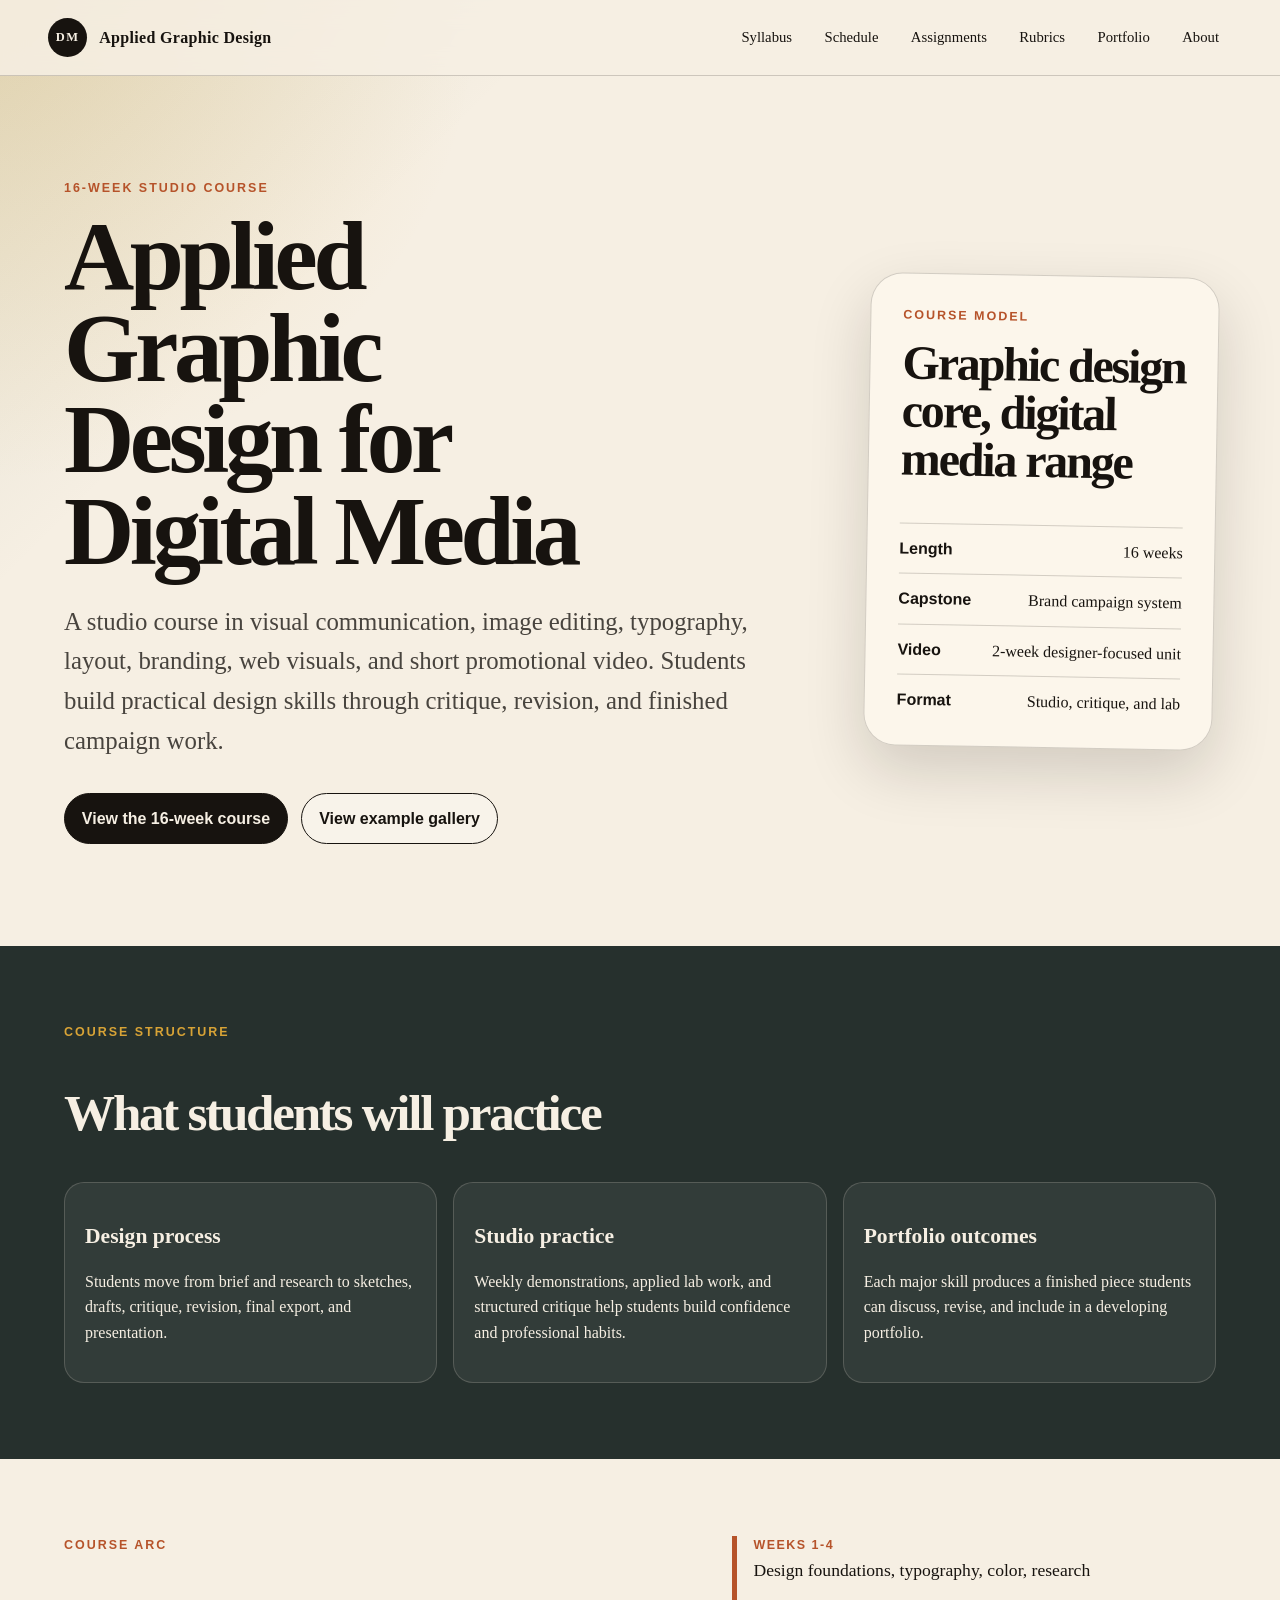
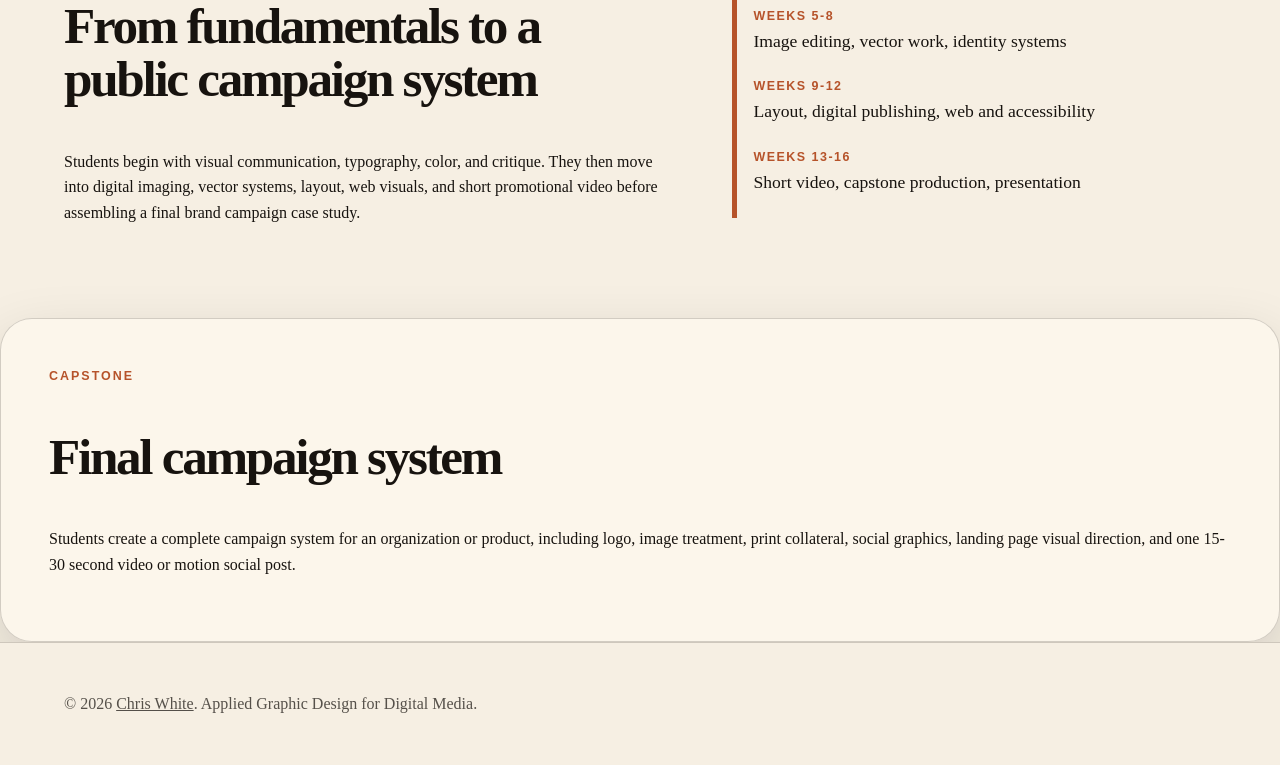
<file: index.html>
<!doctype html>
<html lang="en">
<head>
  <meta charset="utf-8">
  <meta name="viewport" content="width=device-width, initial-scale=1">
  <title>Applied Graphic Design for Digital Media</title>
  <meta name="description" content="A 16-week graphic design and digital media course focused on professional visual communication.">
  <link rel="stylesheet" href="assets/css/styles.css">
</head>
<body>
  <header class="site-header">
    <a class="brand" href="index.html">
      <span class="brand-mark">DM</span>
      <span>Applied Graphic Design</span>
    </a>
    <nav class="site-nav" aria-label="Primary navigation">
      <a href="syllabus.html">Syllabus</a>
      <a href="schedule.html">Schedule</a>
      <a href="assignments.html">Assignments</a>
      <a href="rubrics.html">Rubrics</a>
      <a href="portfolio.html">Portfolio</a>
      <a href="about.html">About</a>
    </nav>
  </header>

  <main>
    <section class="hero">
      <div class="hero-copy">
        <p class="eyebrow">16-week studio course</p>
        <h1>Applied Graphic Design for Digital Media</h1>
        <p class="lede">A studio course in visual communication, image editing, typography, layout, branding, web visuals, and short promotional video. Students build practical design skills through critique, revision, and finished campaign work.</p>
        <div class="button-row">
          <a class="button primary" href="schedule.html">View the 16-week course</a>
          <a class="button secondary" href="portfolio.html">View example gallery</a>
        </div>
      </div>
      <aside class="hero-card" aria-label="Course snapshot">
        <p class="card-kicker">Course model</p>
        <h2>Graphic design core, digital media range</h2>
        <dl class="snapshot">
          <div><dt>Length</dt><dd>16 weeks</dd></div>
          <div><dt>Capstone</dt><dd>Brand campaign system</dd></div>
          <div><dt>Video</dt><dd>2-week designer-focused unit</dd></div>
          <div><dt>Format</dt><dd>Studio, critique, and lab</dd></div>
        </dl>
      </aside>
    </section>

    <section class="band">
      <div>
        <p class="eyebrow">Course structure</p>
        <h2>What students will practice</h2>
      </div>
      <div class="three-grid">
        <article class="feature">
          <h3>Design process</h3>
          <p>Students move from brief and research to sketches, drafts, critique, revision, final export, and presentation.</p>
        </article>
        <article class="feature">
          <h3>Studio practice</h3>
          <p>Weekly demonstrations, applied lab work, and structured critique help students build confidence and professional habits.</p>
        </article>
        <article class="feature">
          <h3>Portfolio outcomes</h3>
          <p>Each major skill produces a finished piece students can discuss, revise, and include in a developing portfolio.</p>
        </article>
      </div>
    </section>

    <section class="section two-column">
      <div>
        <p class="eyebrow">Course arc</p>
        <h2>From fundamentals to a public campaign system</h2>
        <p>Students begin with visual communication, typography, color, and critique. They then move into digital imaging, vector systems, layout, web visuals, and short promotional video before assembling a final brand campaign case study.</p>
      </div>
      <ol class="timeline compact">
        <li><span>Weeks 1-4</span>Design foundations, typography, color, research</li>
        <li><span>Weeks 5-8</span>Image editing, vector work, identity systems</li>
        <li><span>Weeks 9-12</span>Layout, digital publishing, web and accessibility</li>
        <li><span>Weeks 13-16</span>Short video, capstone production, presentation</li>
      </ol>
    </section>

    <section class="section callout">
      <p class="eyebrow">Capstone</p>
      <h2>Final campaign system</h2>
      <p>Students create a complete campaign system for an organization or product, including logo, image treatment, print collateral, social graphics, landing page visual direction, and one 15-30 second video or motion social post.</p>
    </section>
  </main>

  <footer class="site-footer">
    <p>&copy; 2026 <a href="https://firstnormalform.com/">Chris White</a>. Applied Graphic Design for Digital Media.</p>
  </footer>
</body>
</html>
</file>
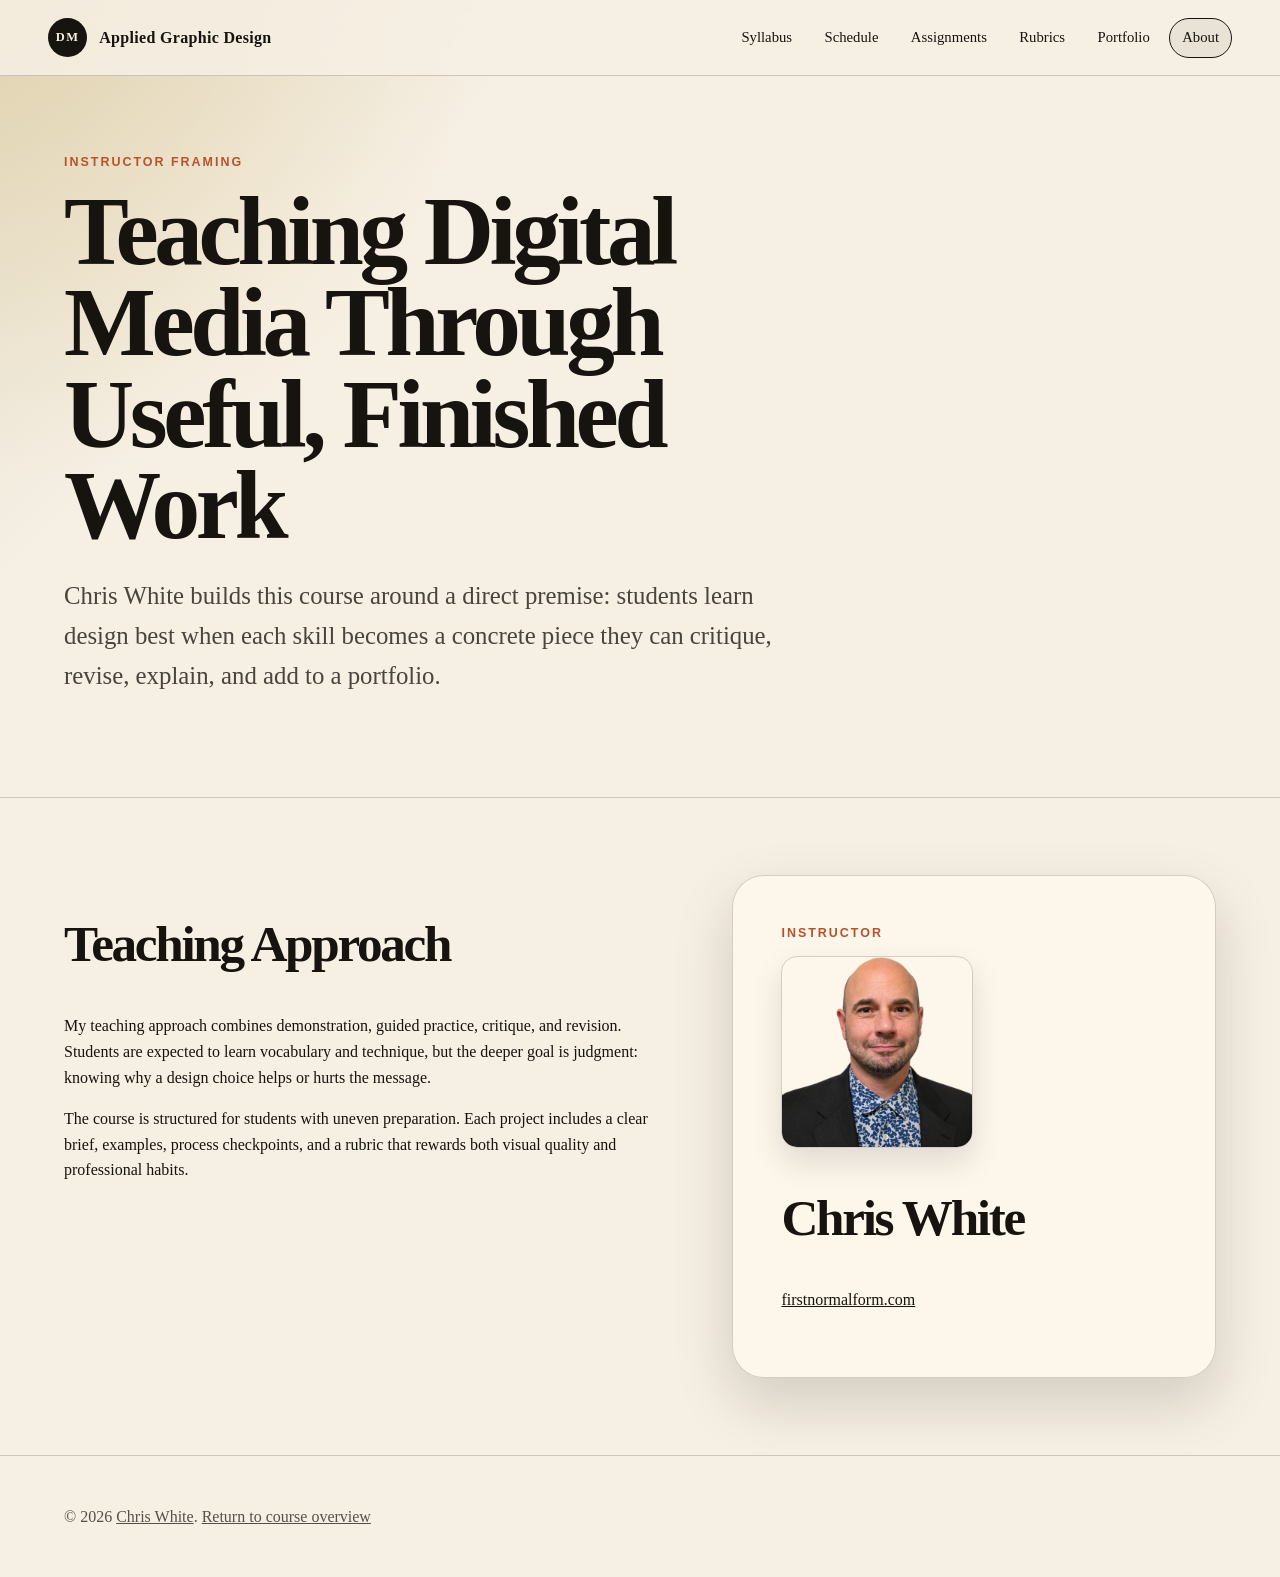
<file: about.html>
<!doctype html>
<html lang="en">
<head>
  <meta charset="utf-8">
  <meta name="viewport" content="width=device-width, initial-scale=1">
  <title>About | Applied Graphic Design for Digital Media</title>
  <meta name="description" content="Instructor statement and teaching philosophy for an applied graphic design course.">
  <link rel="stylesheet" href="assets/css/styles.css">
</head>
<body>
  <header class="site-header">
    <a class="brand" href="index.html"><span class="brand-mark">DM</span><span>Applied Graphic Design</span></a>
    <nav class="site-nav" aria-label="Primary navigation">
      <a href="syllabus.html">Syllabus</a>
      <a href="schedule.html">Schedule</a>
      <a href="assignments.html">Assignments</a>
      <a href="rubrics.html">Rubrics</a>
      <a href="portfolio.html">Portfolio</a>
      <a href="about.html" aria-current="page">About</a>
    </nav>
  </header>

  <main class="page">
    <section class="page-intro">
      <p class="eyebrow">Instructor framing</p>
      <h1>Teaching Digital Media Through Useful, Finished Work</h1>
      <p class="lede">Chris White builds this course around a direct premise: students learn design best when each skill becomes a concrete piece they can critique, revise, explain, and add to a portfolio.</p>
    </section>

    <section class="section two-column">
      <div>
        <h2>Teaching Approach</h2>
        <p>My teaching approach combines demonstration, guided practice, critique, and revision. Students are expected to learn vocabulary and technique, but the deeper goal is judgment: knowing why a design choice helps or hurts the message.</p>
        <p>The course is structured for students with uneven preparation. Each project includes a clear brief, examples, process checkpoints, and a rubric that rewards both visual quality and professional habits.</p>
      </div>
      <aside class="info-panel">
        <p class="eyebrow">Instructor</p>
        <img class="instructor-photo" src="assets/img/linkedin3small.png" alt="Portrait of Chris White">
        <h2>Chris White</h2>
        <p><a href="https://firstnormalform.com/">firstnormalform.com</a></p>
      </aside>
    </section>
  </main>

  <footer class="site-footer"><p>&copy; 2026 <a href="https://firstnormalform.com/">Chris White</a>. <a href="index.html">Return to course overview</a></p></footer>
</body>
</html>
</file>
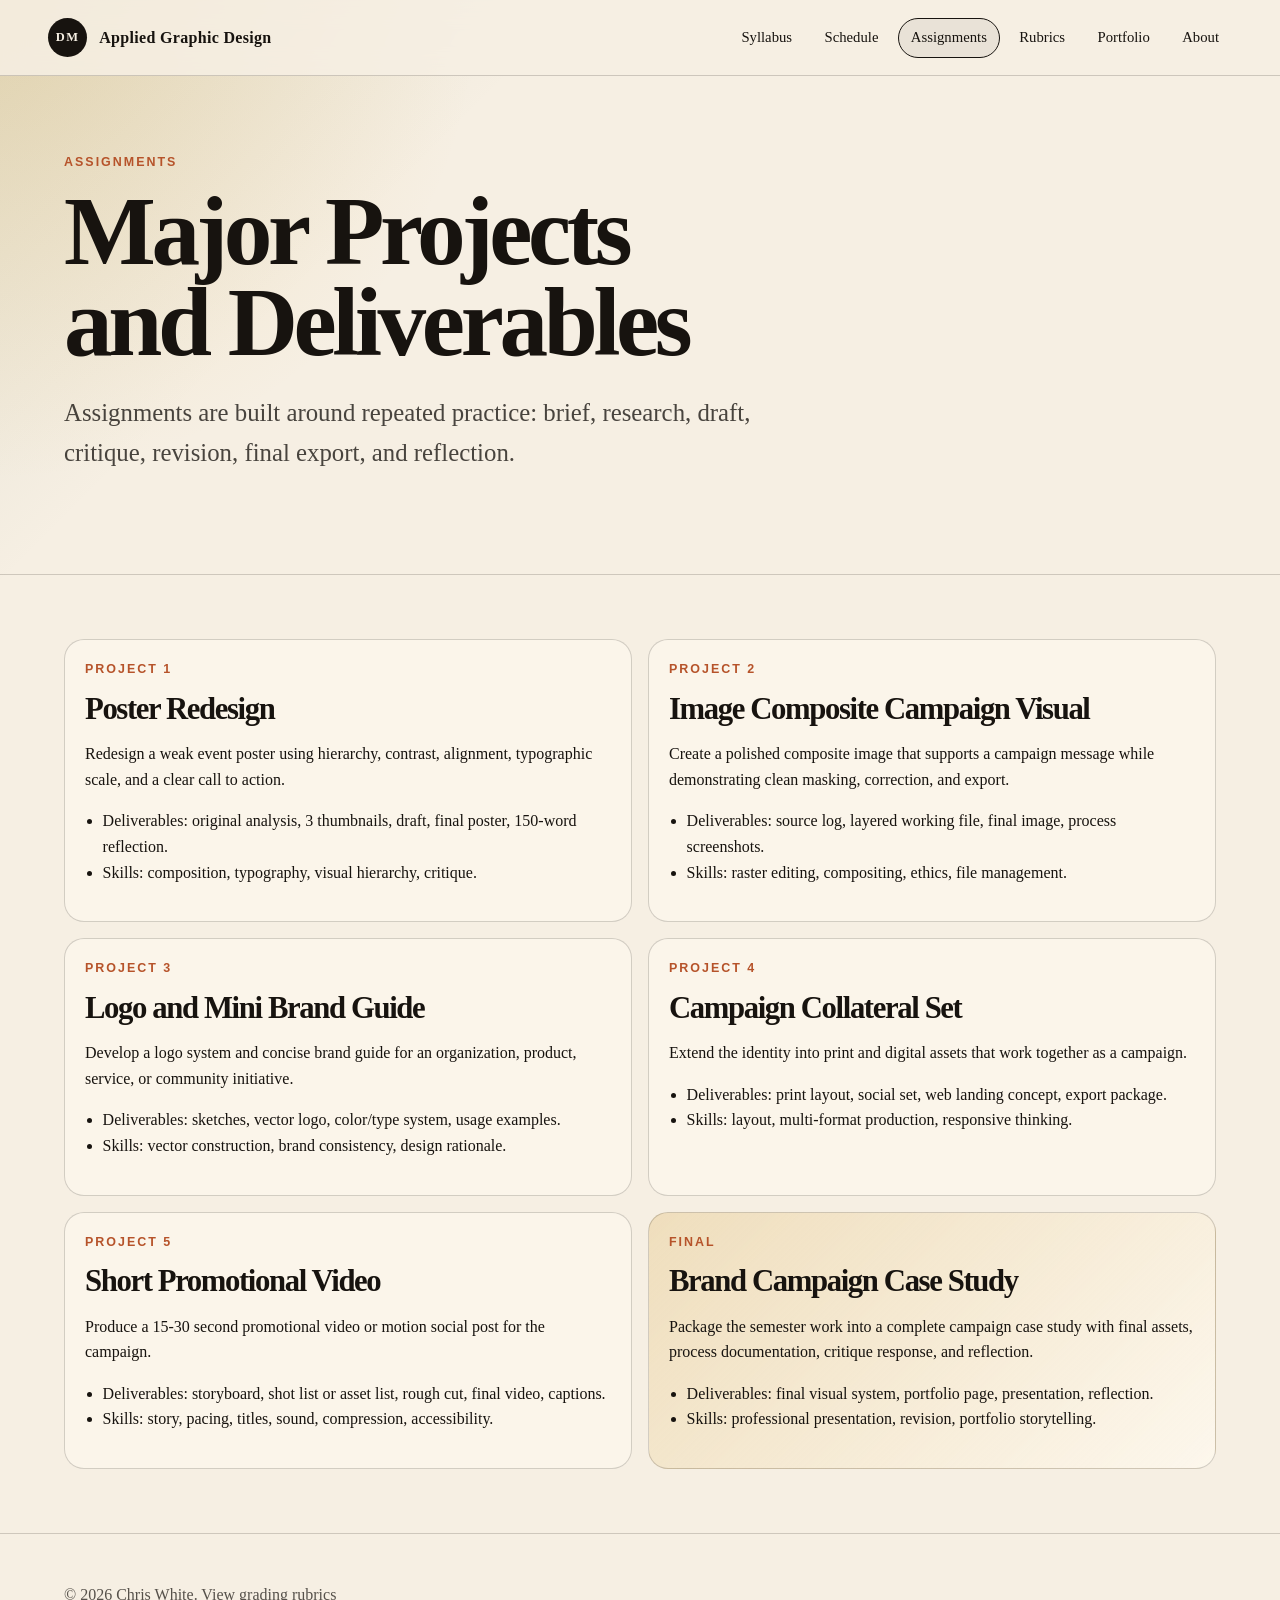
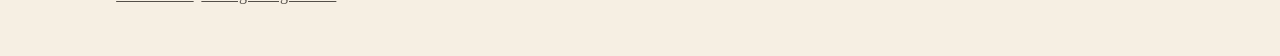
<file: assignments.html>
<!doctype html>
<html lang="en">
<head>
  <meta charset="utf-8">
  <meta name="viewport" content="width=device-width, initial-scale=1">
  <title>Assignments | Applied Graphic Design for Digital Media</title>
  <meta name="description" content="Major assignments for a 16-week applied graphic design course.">
  <link rel="stylesheet" href="assets/css/styles.css">
</head>
<body>
  <header class="site-header">
    <a class="brand" href="index.html"><span class="brand-mark">DM</span><span>Applied Graphic Design</span></a>
    <nav class="site-nav" aria-label="Primary navigation">
      <a href="syllabus.html">Syllabus</a>
      <a href="schedule.html">Schedule</a>
      <a href="assignments.html" aria-current="page">Assignments</a>
      <a href="rubrics.html">Rubrics</a>
      <a href="portfolio.html">Portfolio</a>
      <a href="about.html">About</a>
    </nav>
  </header>

  <main class="page">
    <section class="page-intro">
      <p class="eyebrow">Assignments</p>
      <h1>Major Projects and Deliverables</h1>
      <p class="lede">Assignments are built around repeated practice: brief, research, draft, critique, revision, final export, and reflection.</p>
    </section>

    <section class="assignment-list">
      <article class="assignment">
        <p class="eyebrow">Project 1</p>
        <h2>Poster Redesign</h2>
        <p>Redesign a weak event poster using hierarchy, contrast, alignment, typographic scale, and a clear call to action.</p>
        <ul><li>Deliverables: original analysis, 3 thumbnails, draft, final poster, 150-word reflection.</li><li>Skills: composition, typography, visual hierarchy, critique.</li></ul>
      </article>
      <article class="assignment">
        <p class="eyebrow">Project 2</p>
        <h2>Image Composite Campaign Visual</h2>
        <p>Create a polished composite image that supports a campaign message while demonstrating clean masking, correction, and export.</p>
        <ul><li>Deliverables: source log, layered working file, final image, process screenshots.</li><li>Skills: raster editing, compositing, ethics, file management.</li></ul>
      </article>
      <article class="assignment">
        <p class="eyebrow">Project 3</p>
        <h2>Logo and Mini Brand Guide</h2>
        <p>Develop a logo system and concise brand guide for an organization, product, service, or community initiative.</p>
        <ul><li>Deliverables: sketches, vector logo, color/type system, usage examples.</li><li>Skills: vector construction, brand consistency, design rationale.</li></ul>
      </article>
      <article class="assignment">
        <p class="eyebrow">Project 4</p>
        <h2>Campaign Collateral Set</h2>
        <p>Extend the identity into print and digital assets that work together as a campaign.</p>
        <ul><li>Deliverables: print layout, social set, web landing concept, export package.</li><li>Skills: layout, multi-format production, responsive thinking.</li></ul>
      </article>
      <article class="assignment">
        <p class="eyebrow">Project 5</p>
        <h2>Short Promotional Video</h2>
        <p>Produce a 15-30 second promotional video or motion social post for the campaign.</p>
        <ul><li>Deliverables: storyboard, shot list or asset list, rough cut, final video, captions.</li><li>Skills: story, pacing, titles, sound, compression, accessibility.</li></ul>
      </article>
      <article class="assignment featured">
        <p class="eyebrow">Final</p>
        <h2>Brand Campaign Case Study</h2>
        <p>Package the semester work into a complete campaign case study with final assets, process documentation, critique response, and reflection.</p>
        <ul><li>Deliverables: final visual system, portfolio page, presentation, reflection.</li><li>Skills: professional presentation, revision, portfolio storytelling.</li></ul>
      </article>
    </section>
  </main>

  <footer class="site-footer"><p>&copy; 2026 <a href="https://firstnormalform.com/">Chris White</a>. <a href="rubrics.html">View grading rubrics</a></p></footer>
</body>
</html>
</file>
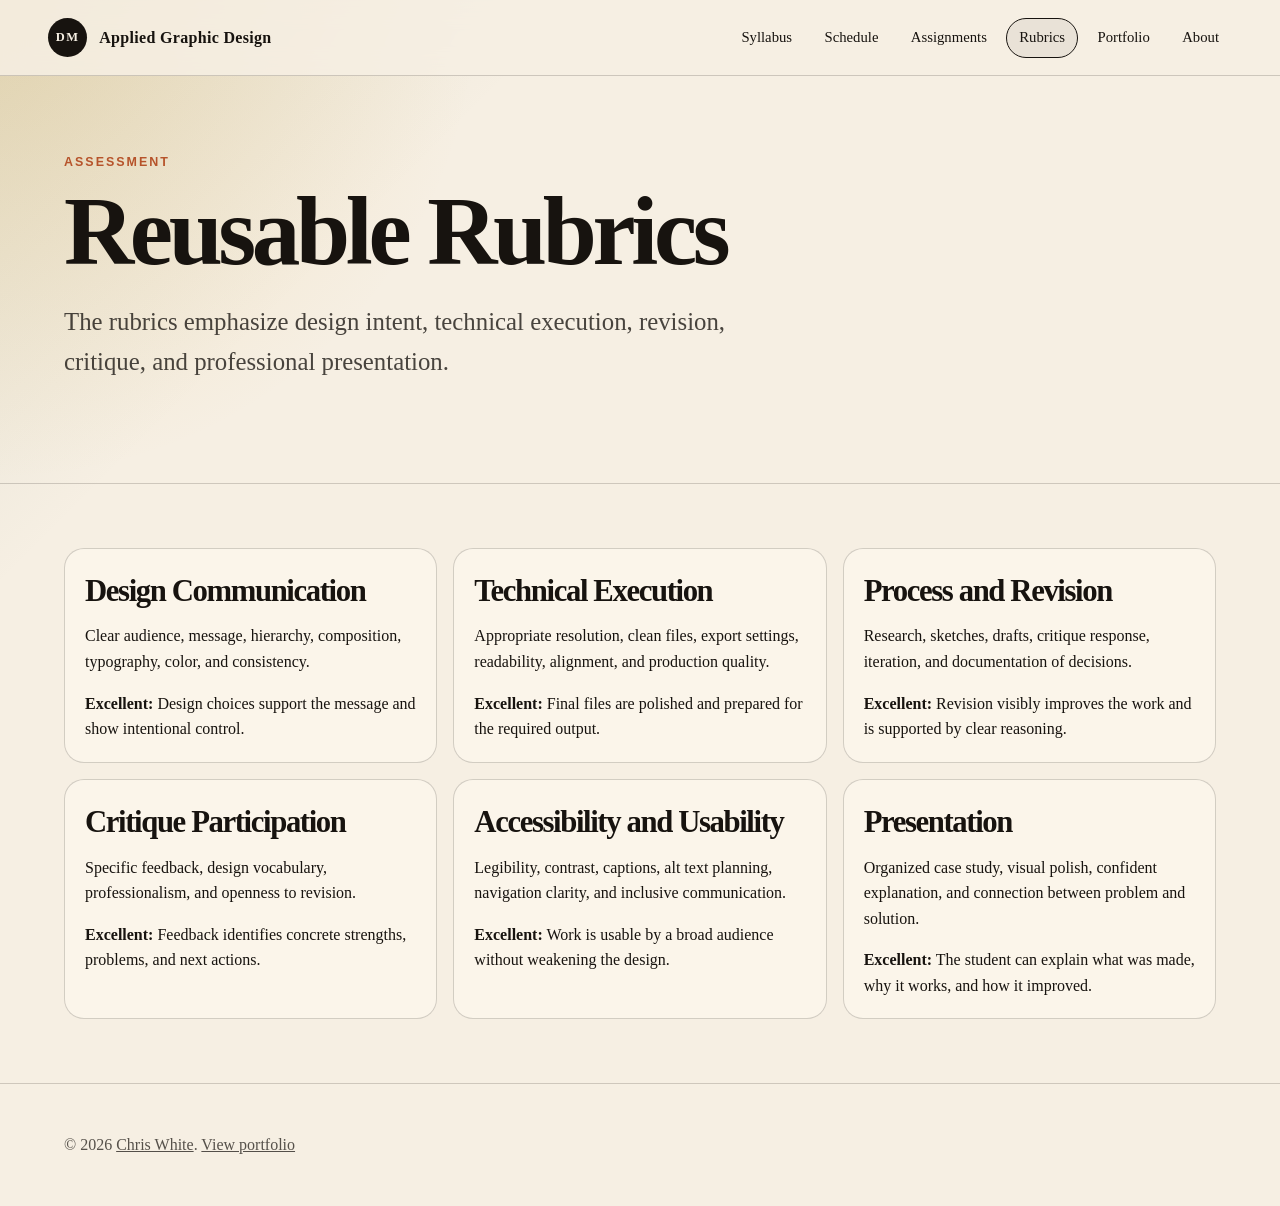
<file: rubrics.html>
<!doctype html>
<html lang="en">
<head>
  <meta charset="utf-8">
  <meta name="viewport" content="width=device-width, initial-scale=1">
  <title>Rubrics | Applied Graphic Design for Digital Media</title>
  <meta name="description" content="Rubrics for design, process, technical execution, critique, and presentation.">
  <link rel="stylesheet" href="assets/css/styles.css">
</head>
<body>
  <header class="site-header">
    <a class="brand" href="index.html"><span class="brand-mark">DM</span><span>Applied Graphic Design</span></a>
    <nav class="site-nav" aria-label="Primary navigation">
      <a href="syllabus.html">Syllabus</a>
      <a href="schedule.html">Schedule</a>
      <a href="assignments.html">Assignments</a>
      <a href="rubrics.html" aria-current="page">Rubrics</a>
      <a href="portfolio.html">Portfolio</a>
      <a href="about.html">About</a>
    </nav>
  </header>

  <main class="page">
    <section class="page-intro">
      <p class="eyebrow">Assessment</p>
      <h1>Reusable Rubrics</h1>
      <p class="lede">The rubrics emphasize design intent, technical execution, revision, critique, and professional presentation.</p>
    </section>

    <section class="rubric-grid">
      <article class="rubric"><h2>Design Communication</h2><p>Clear audience, message, hierarchy, composition, typography, color, and consistency.</p><strong>Excellent:</strong> Design choices support the message and show intentional control.</article>
      <article class="rubric"><h2>Technical Execution</h2><p>Appropriate resolution, clean files, export settings, readability, alignment, and production quality.</p><strong>Excellent:</strong> Final files are polished and prepared for the required output.</article>
      <article class="rubric"><h2>Process and Revision</h2><p>Research, sketches, drafts, critique response, iteration, and documentation of decisions.</p><strong>Excellent:</strong> Revision visibly improves the work and is supported by clear reasoning.</article>
      <article class="rubric"><h2>Critique Participation</h2><p>Specific feedback, design vocabulary, professionalism, and openness to revision.</p><strong>Excellent:</strong> Feedback identifies concrete strengths, problems, and next actions.</article>
      <article class="rubric"><h2>Accessibility and Usability</h2><p>Legibility, contrast, captions, alt text planning, navigation clarity, and inclusive communication.</p><strong>Excellent:</strong> Work is usable by a broad audience without weakening the design.</article>
      <article class="rubric"><h2>Presentation</h2><p>Organized case study, visual polish, confident explanation, and connection between problem and solution.</p><strong>Excellent:</strong> The student can explain what was made, why it works, and how it improved.</article>
    </section>
  </main>

  <footer class="site-footer"><p>&copy; 2026 <a href="https://firstnormalform.com/">Chris White</a>. <a href="portfolio.html">View portfolio</a></p></footer>
</body>
</html>
</file>
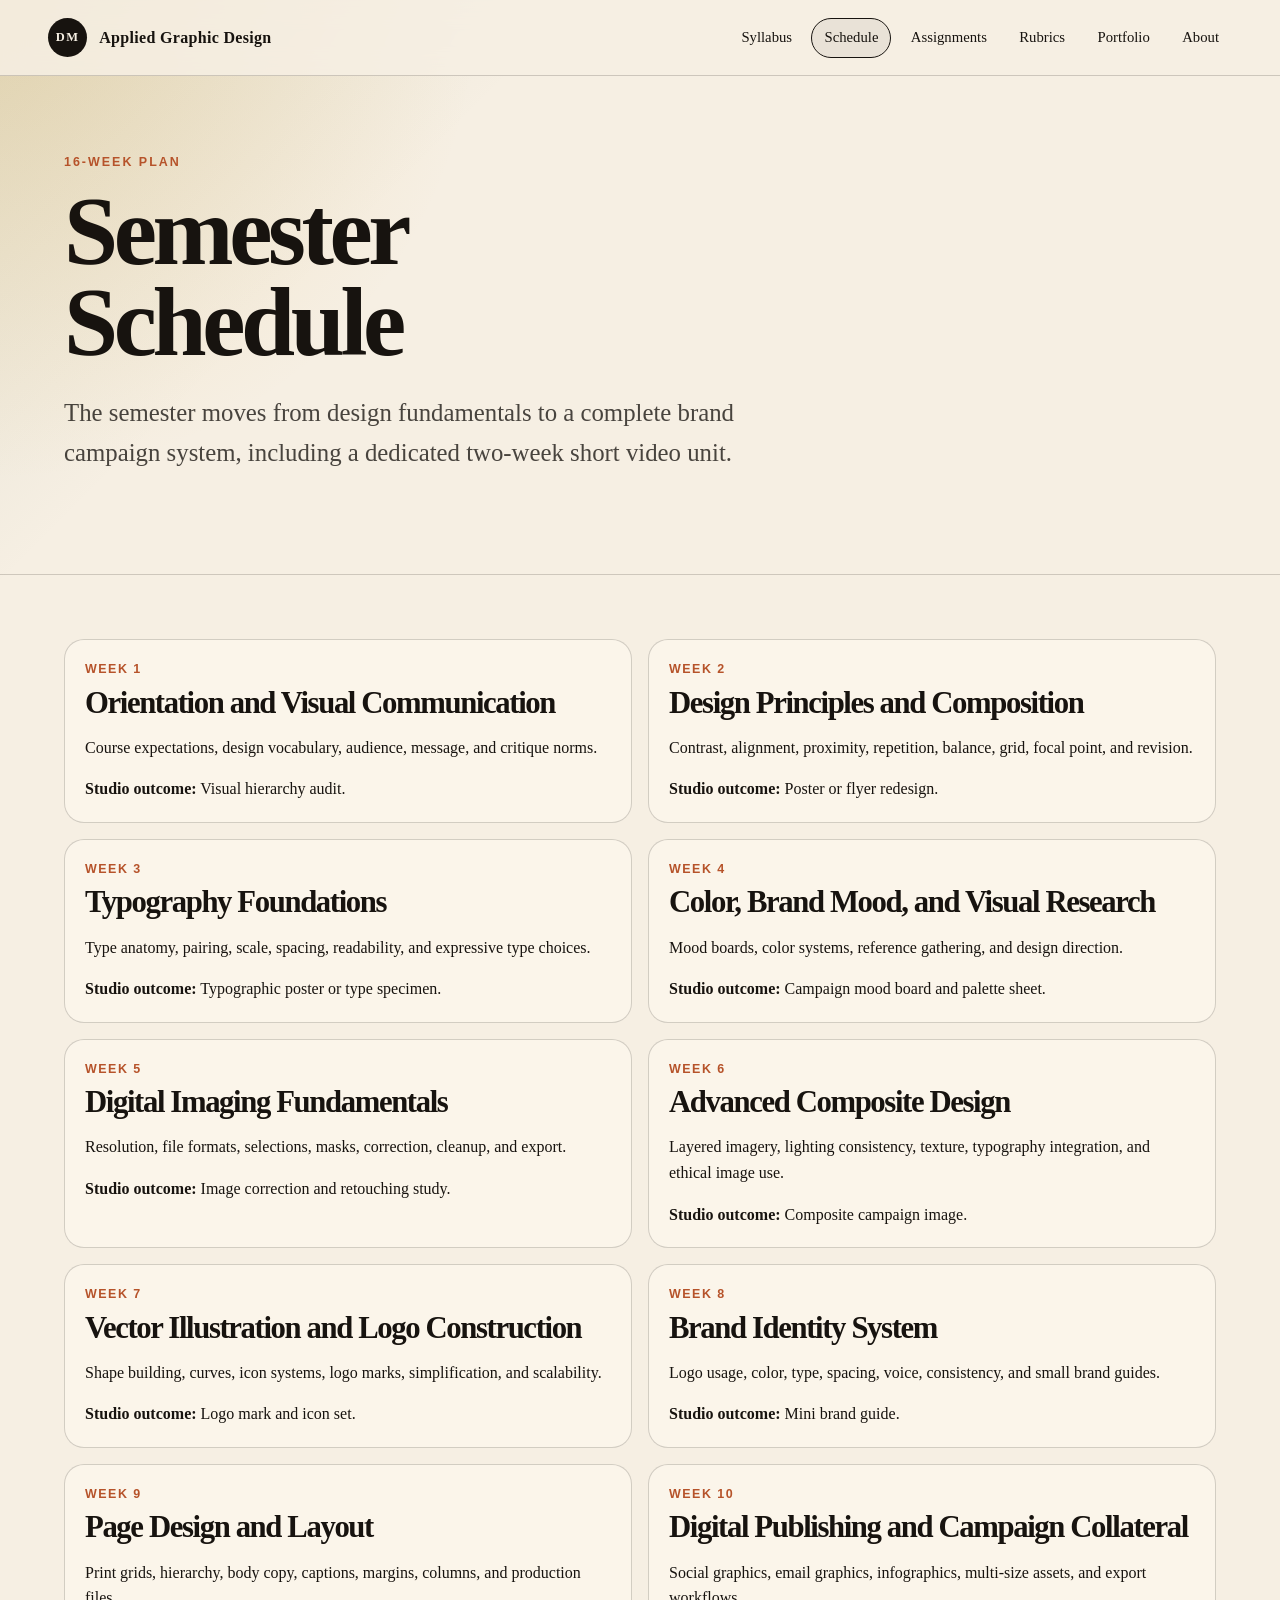
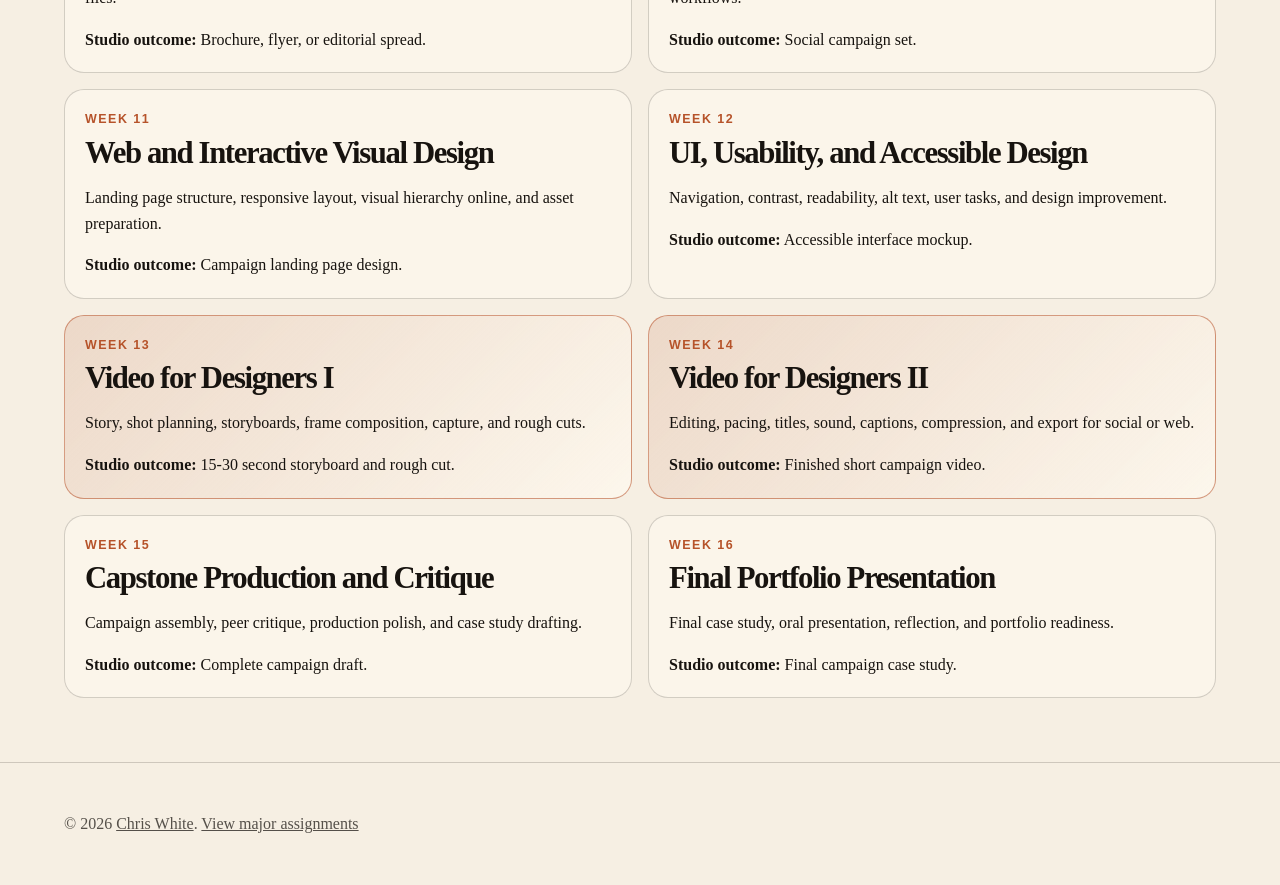
<file: schedule.html>
<!doctype html>
<html lang="en">
<head>
  <meta charset="utf-8">
  <meta name="viewport" content="width=device-width, initial-scale=1">
  <title>Schedule | Applied Graphic Design for Digital Media</title>
  <meta name="description" content="A 16-week schedule for an applied graphic design and digital media course.">
  <link rel="stylesheet" href="assets/css/styles.css">
</head>
<body>
  <header class="site-header">
    <a class="brand" href="index.html"><span class="brand-mark">DM</span><span>Applied Graphic Design</span></a>
    <nav class="site-nav" aria-label="Primary navigation">
      <a href="syllabus.html">Syllabus</a>
      <a href="schedule.html" aria-current="page">Schedule</a>
      <a href="assignments.html">Assignments</a>
      <a href="rubrics.html">Rubrics</a>
      <a href="portfolio.html">Portfolio</a>
      <a href="about.html">About</a>
    </nav>
  </header>

  <main class="page">
    <section class="page-intro">
      <p class="eyebrow">16-week plan</p>
      <h1>Semester Schedule</h1>
      <p class="lede">The semester moves from design fundamentals to a complete brand campaign system, including a dedicated two-week short video unit.</p>
    </section>

    <section class="week-list">
      <article class="week-card"><span>Week 1</span><h2>Orientation and Visual Communication</h2><p>Course expectations, design vocabulary, audience, message, and critique norms.</p><strong>Studio outcome:</strong> Visual hierarchy audit.</article>
      <article class="week-card"><span>Week 2</span><h2>Design Principles and Composition</h2><p>Contrast, alignment, proximity, repetition, balance, grid, focal point, and revision.</p><strong>Studio outcome:</strong> Poster or flyer redesign.</article>
      <article class="week-card"><span>Week 3</span><h2>Typography Foundations</h2><p>Type anatomy, pairing, scale, spacing, readability, and expressive type choices.</p><strong>Studio outcome:</strong> Typographic poster or type specimen.</article>
      <article class="week-card"><span>Week 4</span><h2>Color, Brand Mood, and Visual Research</h2><p>Mood boards, color systems, reference gathering, and design direction.</p><strong>Studio outcome:</strong> Campaign mood board and palette sheet.</article>
      <article class="week-card"><span>Week 5</span><h2>Digital Imaging Fundamentals</h2><p>Resolution, file formats, selections, masks, correction, cleanup, and export.</p><strong>Studio outcome:</strong> Image correction and retouching study.</article>
      <article class="week-card"><span>Week 6</span><h2>Advanced Composite Design</h2><p>Layered imagery, lighting consistency, texture, typography integration, and ethical image use.</p><strong>Studio outcome:</strong> Composite campaign image.</article>
      <article class="week-card"><span>Week 7</span><h2>Vector Illustration and Logo Construction</h2><p>Shape building, curves, icon systems, logo marks, simplification, and scalability.</p><strong>Studio outcome:</strong> Logo mark and icon set.</article>
      <article class="week-card"><span>Week 8</span><h2>Brand Identity System</h2><p>Logo usage, color, type, spacing, voice, consistency, and small brand guides.</p><strong>Studio outcome:</strong> Mini brand guide.</article>
      <article class="week-card"><span>Week 9</span><h2>Page Design and Layout</h2><p>Print grids, hierarchy, body copy, captions, margins, columns, and production files.</p><strong>Studio outcome:</strong> Brochure, flyer, or editorial spread.</article>
      <article class="week-card"><span>Week 10</span><h2>Digital Publishing and Campaign Collateral</h2><p>Social graphics, email graphics, infographics, multi-size assets, and export workflows.</p><strong>Studio outcome:</strong> Social campaign set.</article>
      <article class="week-card"><span>Week 11</span><h2>Web and Interactive Visual Design</h2><p>Landing page structure, responsive layout, visual hierarchy online, and asset preparation.</p><strong>Studio outcome:</strong> Campaign landing page design.</article>
      <article class="week-card"><span>Week 12</span><h2>UI, Usability, and Accessible Design</h2><p>Navigation, contrast, readability, alt text, user tasks, and design improvement.</p><strong>Studio outcome:</strong> Accessible interface mockup.</article>
      <article class="week-card video-week"><span>Week 13</span><h2>Video for Designers I</h2><p>Story, shot planning, storyboards, frame composition, capture, and rough cuts.</p><strong>Studio outcome:</strong> 15-30 second storyboard and rough cut.</article>
      <article class="week-card video-week"><span>Week 14</span><h2>Video for Designers II</h2><p>Editing, pacing, titles, sound, captions, compression, and export for social or web.</p><strong>Studio outcome:</strong> Finished short campaign video.</article>
      <article class="week-card"><span>Week 15</span><h2>Capstone Production and Critique</h2><p>Campaign assembly, peer critique, production polish, and case study drafting.</p><strong>Studio outcome:</strong> Complete campaign draft.</article>
      <article class="week-card"><span>Week 16</span><h2>Final Portfolio Presentation</h2><p>Final case study, oral presentation, reflection, and portfolio readiness.</p><strong>Studio outcome:</strong> Final campaign case study.</article>
    </section>
  </main>

  <footer class="site-footer"><p>&copy; 2026 <a href="https://firstnormalform.com/">Chris White</a>. <a href="assignments.html">View major assignments</a></p></footer>
</body>
</html>
</file>
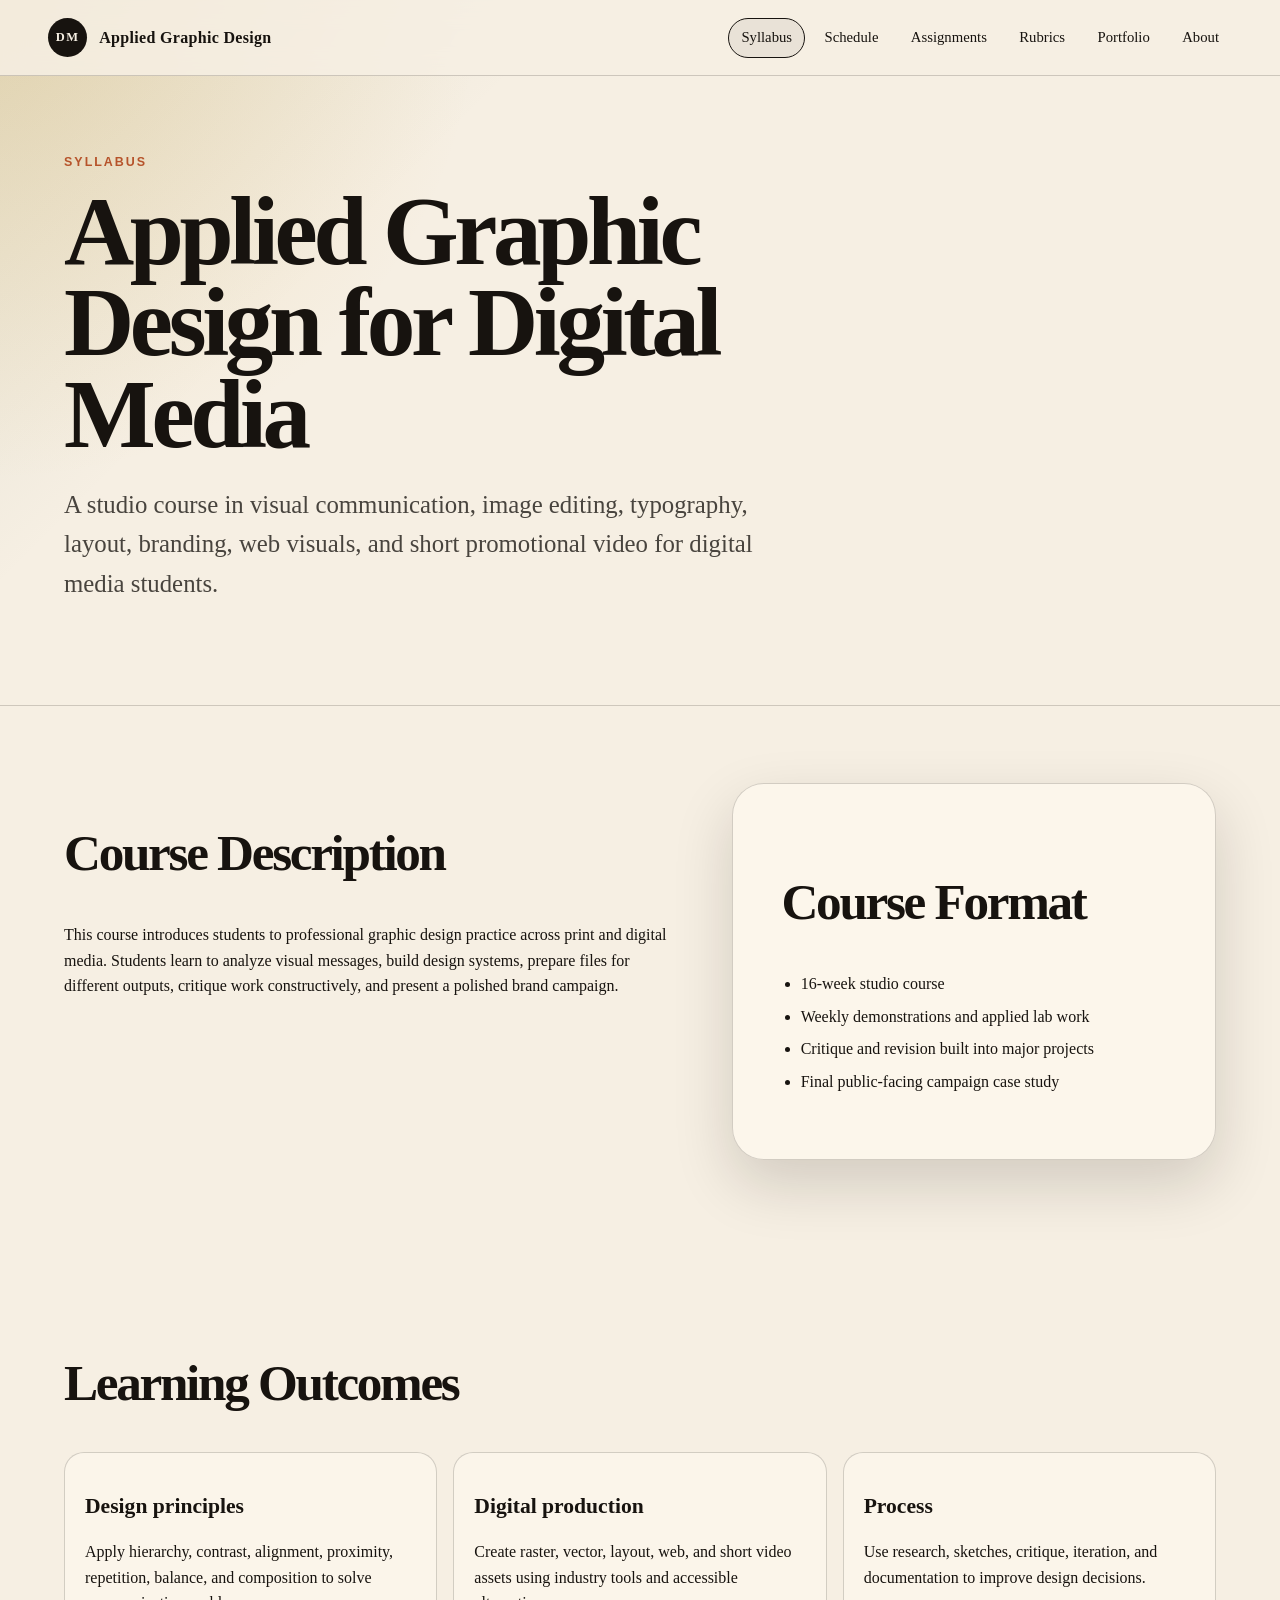
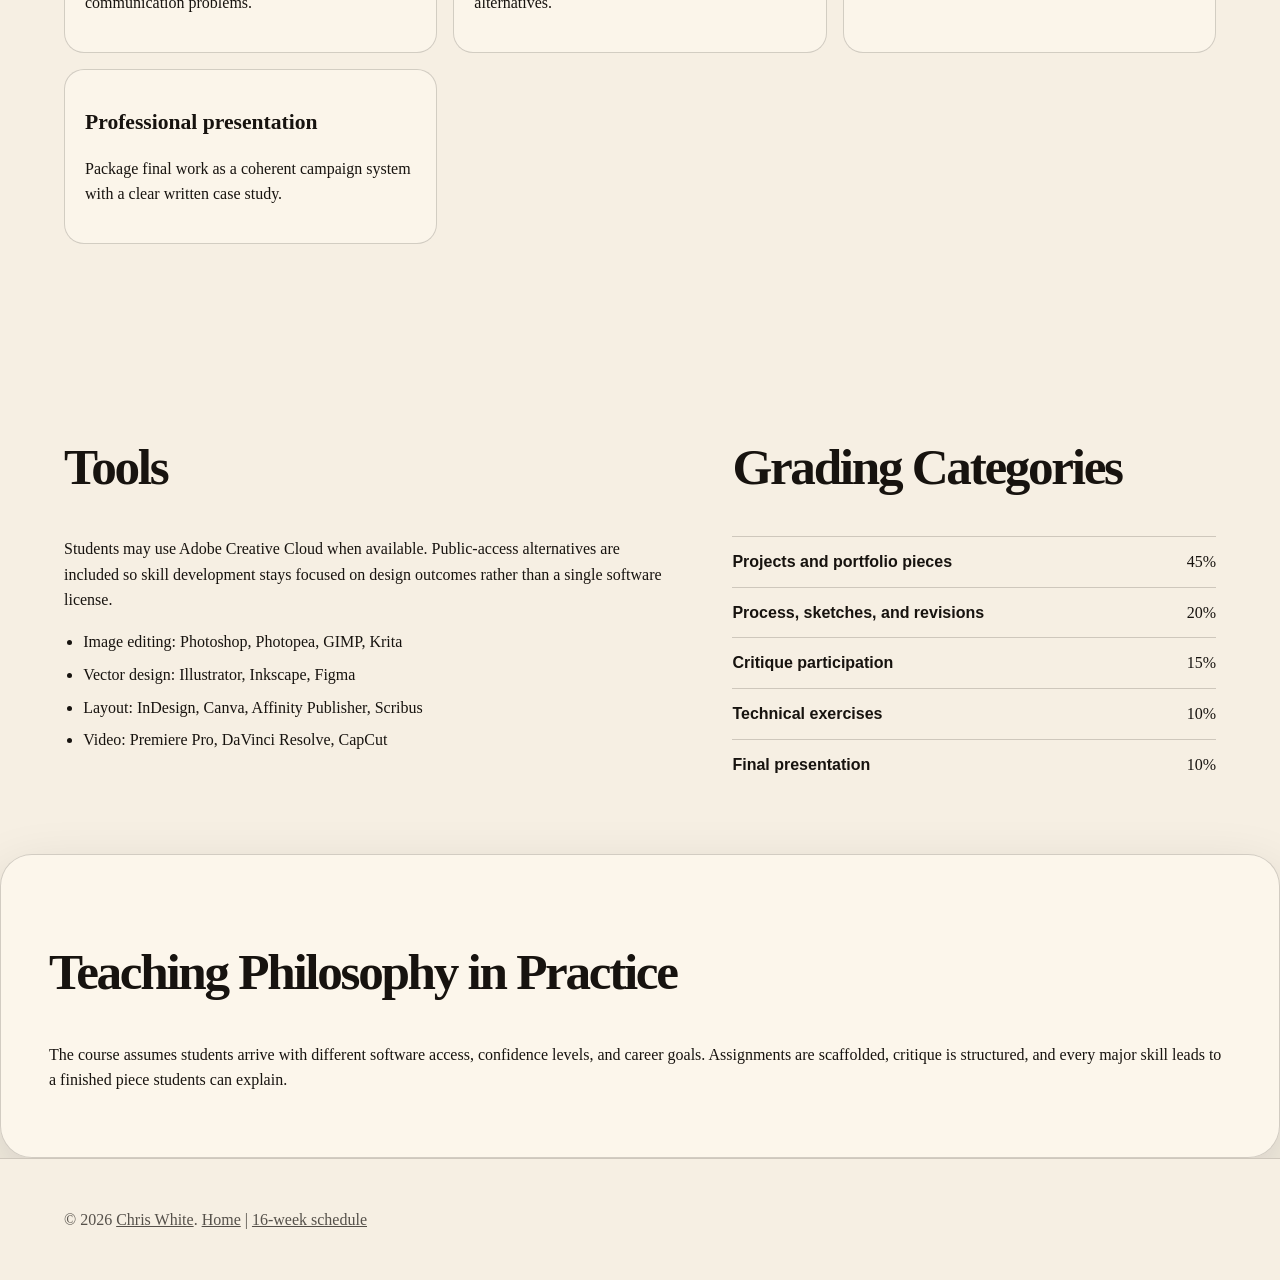
<file: syllabus.html>
<!doctype html>
<html lang="en">
<head>
  <meta charset="utf-8">
  <meta name="viewport" content="width=device-width, initial-scale=1">
  <title>Syllabus | Applied Graphic Design for Digital Media</title>
  <meta name="description" content="Syllabus for a 16-week applied graphic design and digital media course.">
  <link rel="stylesheet" href="assets/css/styles.css">
</head>
<body>
  <header class="site-header">
    <a class="brand" href="index.html"><span class="brand-mark">DM</span><span>Applied Graphic Design</span></a>
    <nav class="site-nav" aria-label="Primary navigation">
      <a href="syllabus.html" aria-current="page">Syllabus</a>
      <a href="schedule.html">Schedule</a>
      <a href="assignments.html">Assignments</a>
      <a href="rubrics.html">Rubrics</a>
      <a href="portfolio.html">Portfolio</a>
      <a href="about.html">About</a>
    </nav>
  </header>

  <main class="page">
    <section class="page-intro">
      <p class="eyebrow">Syllabus</p>
      <h1>Applied Graphic Design for Digital Media</h1>
      <p class="lede">A studio course in visual communication, image editing, typography, layout, branding, web visuals, and short promotional video for digital media students.</p>
    </section>

    <section class="section two-column">
      <div>
        <h2>Course Description</h2>
        <p>This course introduces students to professional graphic design practice across print and digital media. Students learn to analyze visual messages, build design systems, prepare files for different outputs, critique work constructively, and present a polished brand campaign.</p>
      </div>
      <div class="info-panel">
        <h2>Course Format</h2>
        <ul class="check-list">
          <li>16-week studio course</li>
          <li>Weekly demonstrations and applied lab work</li>
          <li>Critique and revision built into major projects</li>
          <li>Final public-facing campaign case study</li>
        </ul>
      </div>
    </section>

    <section class="section">
      <h2>Learning Outcomes</h2>
      <div class="card-grid">
        <article class="feature"><h3>Design principles</h3><p>Apply hierarchy, contrast, alignment, proximity, repetition, balance, and composition to solve communication problems.</p></article>
        <article class="feature"><h3>Digital production</h3><p>Create raster, vector, layout, web, and short video assets using industry tools and accessible alternatives.</p></article>
        <article class="feature"><h3>Process</h3><p>Use research, sketches, critique, iteration, and documentation to improve design decisions.</p></article>
        <article class="feature"><h3>Professional presentation</h3><p>Package final work as a coherent campaign system with a clear written case study.</p></article>
      </div>
    </section>

    <section class="section two-column">
      <div>
        <h2>Tools</h2>
        <p>Students may use Adobe Creative Cloud when available. Public-access alternatives are included so skill development stays focused on design outcomes rather than a single software license.</p>
        <ul class="check-list">
          <li>Image editing: Photoshop, Photopea, GIMP, Krita</li>
          <li>Vector design: Illustrator, Inkscape, Figma</li>
          <li>Layout: InDesign, Canva, Affinity Publisher, Scribus</li>
          <li>Video: Premiere Pro, DaVinci Resolve, CapCut</li>
        </ul>
      </div>
      <div>
        <h2>Grading Categories</h2>
        <dl class="grade-list">
          <div><dt>Projects and portfolio pieces</dt><dd>45%</dd></div>
          <div><dt>Process, sketches, and revisions</dt><dd>20%</dd></div>
          <div><dt>Critique participation</dt><dd>15%</dd></div>
          <div><dt>Technical exercises</dt><dd>10%</dd></div>
          <div><dt>Final presentation</dt><dd>10%</dd></div>
        </dl>
      </div>
    </section>

    <section class="section callout">
      <h2>Teaching Philosophy in Practice</h2>
      <p>The course assumes students arrive with different software access, confidence levels, and career goals. Assignments are scaffolded, critique is structured, and every major skill leads to a finished piece students can explain.</p>
    </section>
  </main>

  <footer class="site-footer"><p>&copy; 2026 <a href="https://firstnormalform.com/">Chris White</a>. <a href="index.html">Home</a> | <a href="schedule.html">16-week schedule</a></p></footer>
</body>
</html>
</file>
<file: assets/css/styles.css>
:root {
  --ink: #17130f;
  --paper: #f6efe3;
  --paper-deep: #eadcc8;
  --copper: #b6532a;
  --charcoal: #26302d;
  --sage: #7b8b68;
  --gold: #d8a336;
  --line: rgba(23, 19, 15, 0.18);
  --shadow: 0 24px 60px rgba(23, 19, 15, 0.16);
}

* {
  box-sizing: border-box;
}

body {
  margin: 0;
  color: var(--ink);
  background:
    radial-gradient(circle at top left, rgba(216, 163, 54, 0.22), transparent 30rem),
    linear-gradient(135deg, rgba(123, 139, 104, 0.16), transparent 26rem),
    var(--paper);
  font-family: Georgia, "Times New Roman", serif;
  line-height: 1.6;
}

a {
  color: inherit;
}

.site-header {
  display: flex;
  align-items: center;
  justify-content: space-between;
  gap: 1.5rem;
  padding: 1.1rem clamp(1rem, 4vw, 3rem);
  border-bottom: 1px solid var(--line);
  background: rgba(246, 239, 227, 0.86);
  backdrop-filter: blur(12px);
  position: sticky;
  top: 0;
  z-index: 10;
}

.brand {
  display: inline-flex;
  align-items: center;
  gap: 0.75rem;
  text-decoration: none;
  font-weight: 700;
  letter-spacing: 0.02em;
}

.brand-mark {
  display: grid;
  place-items: center;
  width: 2.45rem;
  height: 2.45rem;
  color: var(--paper);
  background: var(--ink);
  border-radius: 50%;
  font-size: 0.78rem;
  letter-spacing: 0.12em;
}

.site-nav {
  display: flex;
  flex-wrap: wrap;
  gap: 0.4rem;
  justify-content: flex-end;
}

.site-nav a {
  text-decoration: none;
  border: 1px solid transparent;
  border-radius: 999px;
  padding: 0.45rem 0.75rem;
  font-size: 0.92rem;
}

.site-nav a:hover,
.site-nav a[aria-current="page"] {
  border-color: var(--ink);
  background: rgba(23, 19, 15, 0.06);
}

main {
  overflow: hidden;
}

.hero {
  display: grid;
  grid-template-columns: minmax(0, 1.35fr) minmax(18rem, 0.65fr);
  gap: clamp(2rem, 6vw, 5rem);
  padding: clamp(3rem, 8vw, 7rem) clamp(1rem, 5vw, 5rem);
  min-height: 76vh;
  align-items: center;
}

.hero-copy h1,
.page-intro h1 {
  max-width: 12ch;
  margin: 0;
  font-size: clamp(3rem, 7.6vw, 6.8rem);
  line-height: 0.94;
  letter-spacing: -0.045em;
}

.lede {
  max-width: 46rem;
  font-size: clamp(1.18rem, 2vw, 1.55rem);
  color: rgba(23, 19, 15, 0.78);
}

.eyebrow,
.card-kicker {
  margin: 0 0 0.8rem;
  color: var(--copper);
  font-family: "Trebuchet MS", Verdana, sans-serif;
  font-size: 0.78rem;
  font-weight: 700;
  letter-spacing: 0.16em;
  text-transform: uppercase;
}

.button-row {
  display: flex;
  flex-wrap: wrap;
  gap: 0.85rem;
  margin-top: 2rem;
}

.button {
  display: inline-flex;
  align-items: center;
  justify-content: center;
  min-height: 3rem;
  padding: 0.75rem 1.05rem;
  border: 1.5px solid var(--ink);
  border-radius: 999px;
  text-decoration: none;
  font-family: "Trebuchet MS", Verdana, sans-serif;
  font-weight: 700;
}

.button.primary {
  color: var(--paper);
  background: var(--ink);
}

.button.secondary {
  background: rgba(255, 255, 255, 0.24);
}

.hero-card,
.info-panel,
.callout {
  border: 1px solid var(--line);
  border-radius: 2rem;
  background: rgba(255, 250, 240, 0.62);
  box-shadow: var(--shadow);
}

.hero-card {
  padding: clamp(1.25rem, 3vw, 2rem);
  transform: rotate(1deg);
}

.hero-card h2 {
  margin-top: 0;
  font-size: clamp(1.8rem, 4vw, 3rem);
  line-height: 1;
}

.snapshot,
.grade-list {
  display: grid;
  gap: 0.75rem;
  margin: 0;
}

.snapshot div,
.grade-list div {
  display: flex;
  justify-content: space-between;
  gap: 1rem;
  padding-top: 0.75rem;
  border-top: 1px solid var(--line);
}

dt {
  font-family: "Trebuchet MS", Verdana, sans-serif;
  font-weight: 700;
}

dd {
  margin: 0;
  text-align: right;
}

.band,
.section,
.page-intro {
  padding: clamp(2.5rem, 6vw, 5rem) clamp(1rem, 5vw, 5rem);
}

.band {
  background: var(--charcoal);
  color: var(--paper);
}

.band .eyebrow {
  color: var(--gold);
}

.three-grid,
.card-grid,
.rubric-grid,
.portfolio-grid {
  display: grid;
  grid-template-columns: repeat(3, minmax(0, 1fr));
  gap: 1rem;
}

.feature,
.rubric,
.assignment,
.portfolio-item,
.week-card {
  border: 1px solid var(--line);
  border-radius: 1.25rem;
  padding: 1.25rem;
  background: rgba(255, 250, 240, 0.58);
}

.portfolio-item {
  min-width: 0;
  overflow: hidden;
  cursor: zoom-in;
  transition: transform 160ms ease, box-shadow 160ms ease, border-color 160ms ease;
}

.portfolio-item:hover,
.portfolio-item:focus-visible {
  border-color: rgba(23, 19, 15, 0.42);
  box-shadow: 0 18px 42px rgba(23, 19, 15, 0.14);
  outline: none;
  transform: translateY(-2px);
}

.band .feature {
  color: var(--paper);
  background: rgba(255, 255, 255, 0.06);
  border-color: rgba(246, 239, 227, 0.18);
}

h2,
h3 {
  line-height: 1.05;
}

h2 {
  font-size: clamp(1.75rem, 4vw, 3.25rem);
  letter-spacing: -0.045em;
}

h3 {
  font-size: 1.35rem;
}

.two-column {
  display: grid;
  grid-template-columns: minmax(0, 1fr) minmax(18rem, 0.8fr);
  gap: clamp(1.5rem, 5vw, 4rem);
  align-items: start;
}

.timeline {
  margin: 0;
  padding: 0;
  list-style: none;
}

.timeline li {
  border-left: 0.35rem solid var(--copper);
  padding: 0 0 1.4rem 1rem;
  font-size: 1.1rem;
}

.timeline span,
.week-card span,
.portfolio-item span {
  display: block;
  color: var(--copper);
  font-family: "Trebuchet MS", Verdana, sans-serif;
  font-size: 0.78rem;
  font-weight: 700;
  letter-spacing: 0.12em;
  text-transform: uppercase;
}

.callout,
.info-panel {
  padding: clamp(1.5rem, 4vw, 3rem);
}

.instructor-photo {
  display: block;
  width: min(100%, 12rem);
  aspect-ratio: 1 / 1;
  object-fit: cover;
  margin: 0 0 1rem;
  border: 1px solid var(--line);
  border-radius: 1rem;
  box-shadow: 0 14px 32px rgba(23, 19, 15, 0.12);
}

.page {
  min-height: 70vh;
}

.page-intro {
  border-bottom: 1px solid var(--line);
}

.page-intro h1 {
  max-width: 14ch;
}

.check-list {
  padding-left: 1.2rem;
}

.check-list li {
  margin-bottom: 0.45rem;
}

.week-list,
.assignment-list {
  display: grid;
  grid-template-columns: repeat(2, minmax(0, 1fr));
  gap: 1rem;
  padding: clamp(2rem, 5vw, 4rem) clamp(1rem, 5vw, 5rem);
}

.week-card h2,
.assignment h2,
.portfolio-item h2,
.rubric h2 {
  margin: 0.4rem 0 0.7rem;
  font-size: clamp(1.35rem, 2.4vw, 2rem);
}

.video-week {
  border-color: rgba(182, 83, 42, 0.55);
  background: linear-gradient(135deg, rgba(182, 83, 42, 0.14), rgba(255, 250, 240, 0.68));
}

.assignment.featured {
  background: linear-gradient(135deg, rgba(216, 163, 54, 0.22), rgba(255, 250, 240, 0.72));
}

.assignment ul {
  padding-left: 1.1rem;
}

.rubric-grid,
.portfolio-grid {
  padding: clamp(2rem, 5vw, 4rem) clamp(1rem, 5vw, 5rem);
}

.portfolio-grid {
  grid-template-columns: repeat(4, minmax(0, 1fr));
}

.portfolio-item.wide {
  grid-column: span 2;
}

.portfolio-image {
  display: block;
  width: 100%;
  max-width: 100%;
  height: clamp(9rem, 14vw, 12rem);
  object-fit: contain;
  object-position: center;
  margin-bottom: 1rem;
  border: 1px solid var(--line);
  border-radius: 0.9rem;
  background: rgba(255, 250, 240, 0.72);
}

.art-card {
  display: grid;
  place-items: center;
  min-height: 11rem;
  margin-bottom: 1rem;
  color: var(--paper);
  background:
    linear-gradient(135deg, rgba(38, 48, 45, 0.9), rgba(182, 83, 42, 0.88)),
    repeating-linear-gradient(45deg, transparent 0 10px, rgba(255, 255, 255, 0.2) 10px 12px);
  border-radius: 0.9rem;
  font-family: "Trebuchet MS", Verdana, sans-serif;
  font-weight: 800;
  letter-spacing: 0.08em;
  text-transform: uppercase;
}

.portfolio-item.video .art-card {
  background:
    radial-gradient(circle at 70% 30%, rgba(216, 163, 54, 0.95), transparent 6rem),
    linear-gradient(135deg, #1f2926, #8c3f26);
}

.spotlight {
  display: none;
  position: fixed;
  inset: 0;
  z-index: 100;
}

.spotlight.is-open {
  display: grid;
  place-items: center;
}

.spotlight-backdrop {
  position: absolute;
  inset: 0;
  background: rgba(23, 19, 15, 0.74);
  backdrop-filter: blur(8px);
}

.spotlight-dialog {
  position: relative;
  display: grid;
  grid-template-columns: 3rem minmax(0, 1fr) 3rem;
  align-items: center;
  gap: 1rem;
  width: min(92vw, 78rem);
  max-height: 88vh;
  padding: clamp(0.75rem, 2vw, 1.25rem);
  border: 1px solid rgba(246, 239, 227, 0.38);
  border-radius: 1.25rem;
  background: rgba(246, 239, 227, 0.95);
  box-shadow: 0 30px 90px rgba(0, 0, 0, 0.36);
}

.spotlight-figure {
  min-width: 0;
  margin: 0;
}

.spotlight-image {
  display: block;
  width: 100%;
  max-height: 74vh;
  object-fit: contain;
  border-radius: 0.8rem;
  background: rgba(255, 250, 240, 0.82);
}

.spotlight-figure figcaption {
  display: flex;
  justify-content: space-between;
  gap: 1rem;
  margin-top: 0.8rem;
  color: var(--ink);
  font-family: "Trebuchet MS", Verdana, sans-serif;
  font-weight: 700;
}

.spotlight-figure small {
  color: rgba(23, 19, 15, 0.68);
  white-space: nowrap;
}

.spotlight-button {
  display: grid;
  place-items: center;
  width: 3rem;
  height: 3rem;
  border: 1px solid rgba(23, 19, 15, 0.22);
  border-radius: 999px;
  color: var(--ink);
  background: rgba(255, 250, 240, 0.9);
  cursor: pointer;
  font: 700 2rem/1 Georgia, "Times New Roman", serif;
}

.spotlight-button:hover,
.spotlight-button:focus-visible {
  color: var(--paper);
  background: var(--ink);
  outline: none;
}

.spotlight-close {
  position: absolute;
  top: 0.75rem;
  right: 0.75rem;
  z-index: 1;
  font-size: 2.1rem;
}

.spotlight-open {
  overflow: hidden;
}

.site-footer {
  padding: 2rem clamp(1rem, 5vw, 5rem);
  border-top: 1px solid var(--line);
  color: rgba(23, 19, 15, 0.72);
}

@media (max-width: 980px) {
  .hero,
  .two-column,
  .week-list,
  .assignment-list {
    grid-template-columns: 1fr;
  }

  .three-grid,
  .card-grid,
  .rubric-grid,
  .portfolio-grid {
    grid-template-columns: repeat(2, minmax(0, 1fr));
  }
}

@media (max-width: 680px) {
  .site-header {
    align-items: flex-start;
    flex-direction: column;
  }

  .site-nav {
    justify-content: flex-start;
  }

  .hero-copy h1,
  .page-intro h1 {
    font-size: clamp(3rem, 18vw, 5.2rem);
  }

  .three-grid,
  .card-grid,
  .rubric-grid,
  .portfolio-grid {
    grid-template-columns: 1fr;
  }

  .portfolio-item.wide {
    grid-column: auto;
  }

  .spotlight-dialog {
    grid-template-columns: 2.5rem minmax(0, 1fr) 2.5rem;
    gap: 0.45rem;
    width: 94vw;
  }

  .spotlight-button {
    width: 2.5rem;
    height: 2.5rem;
  }

  .spotlight-figure figcaption {
    align-items: flex-start;
    flex-direction: column;
    gap: 0.2rem;
  }
}
</file>
